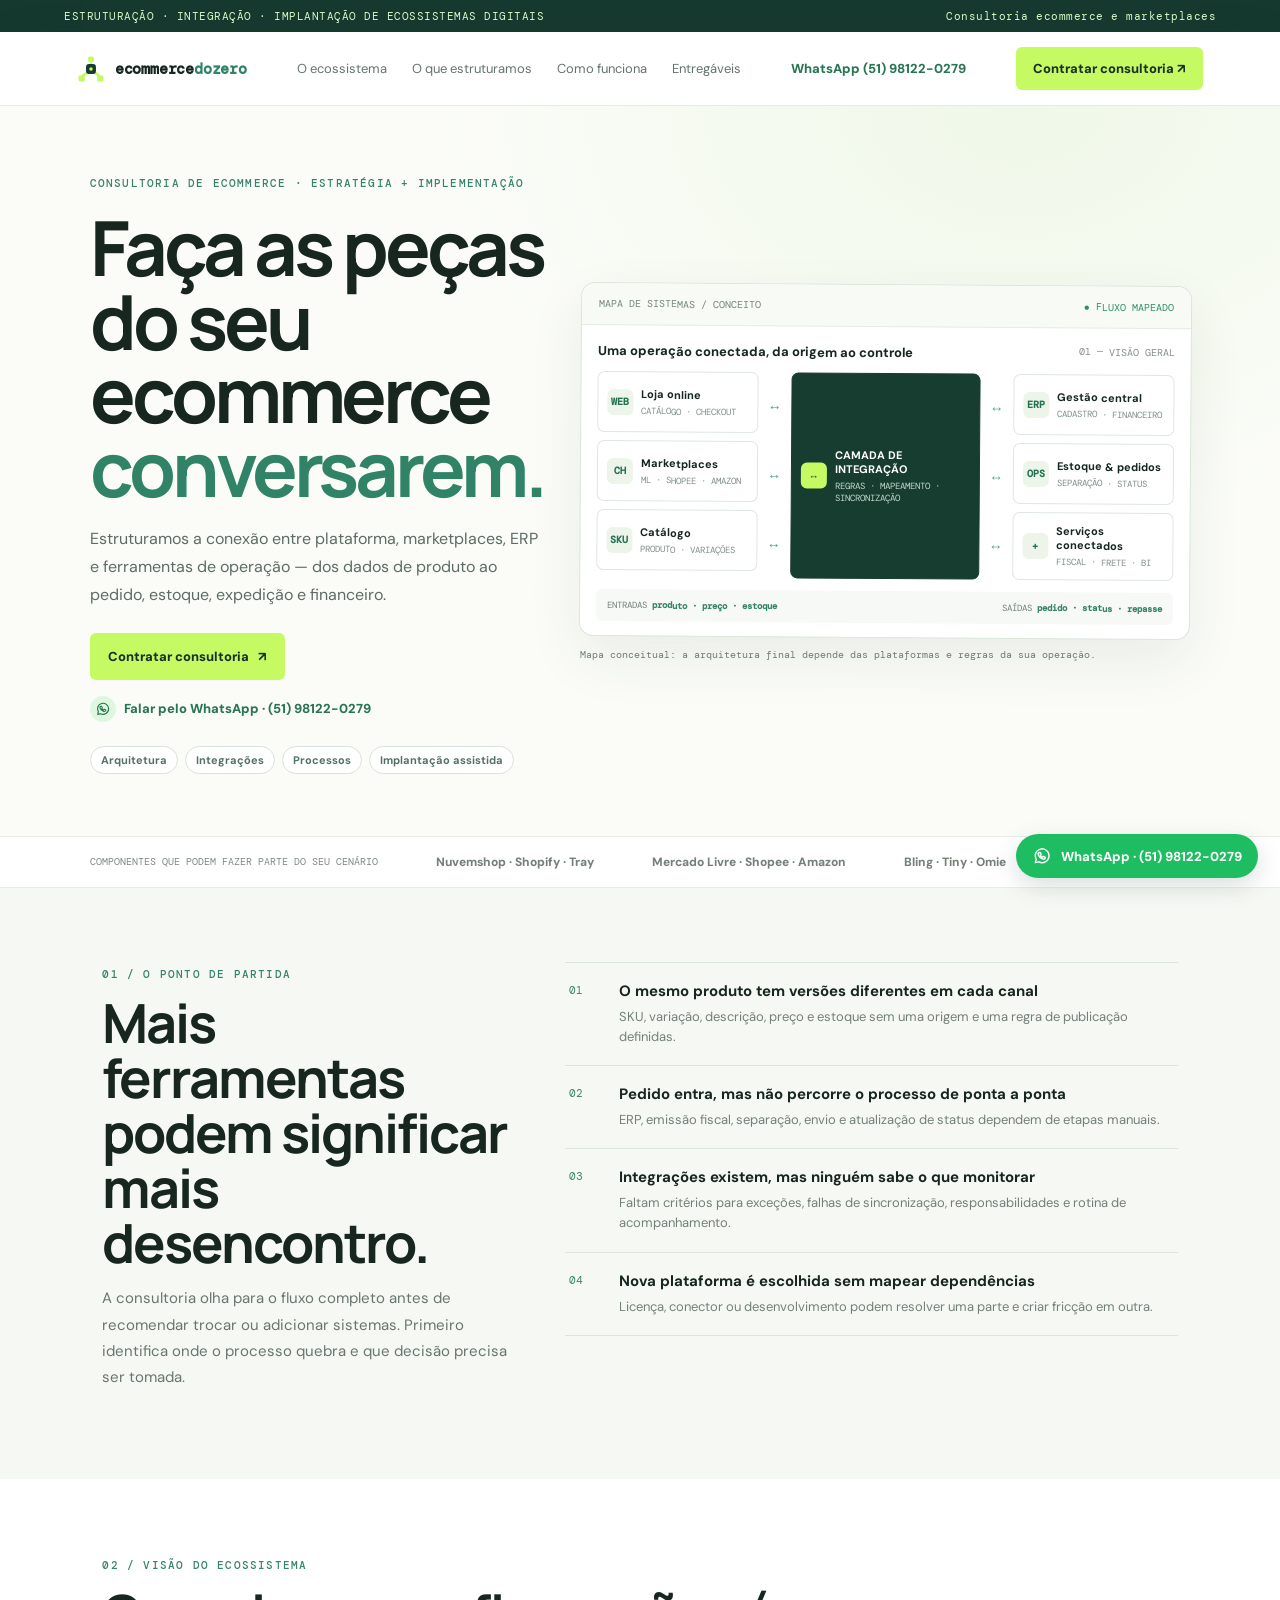
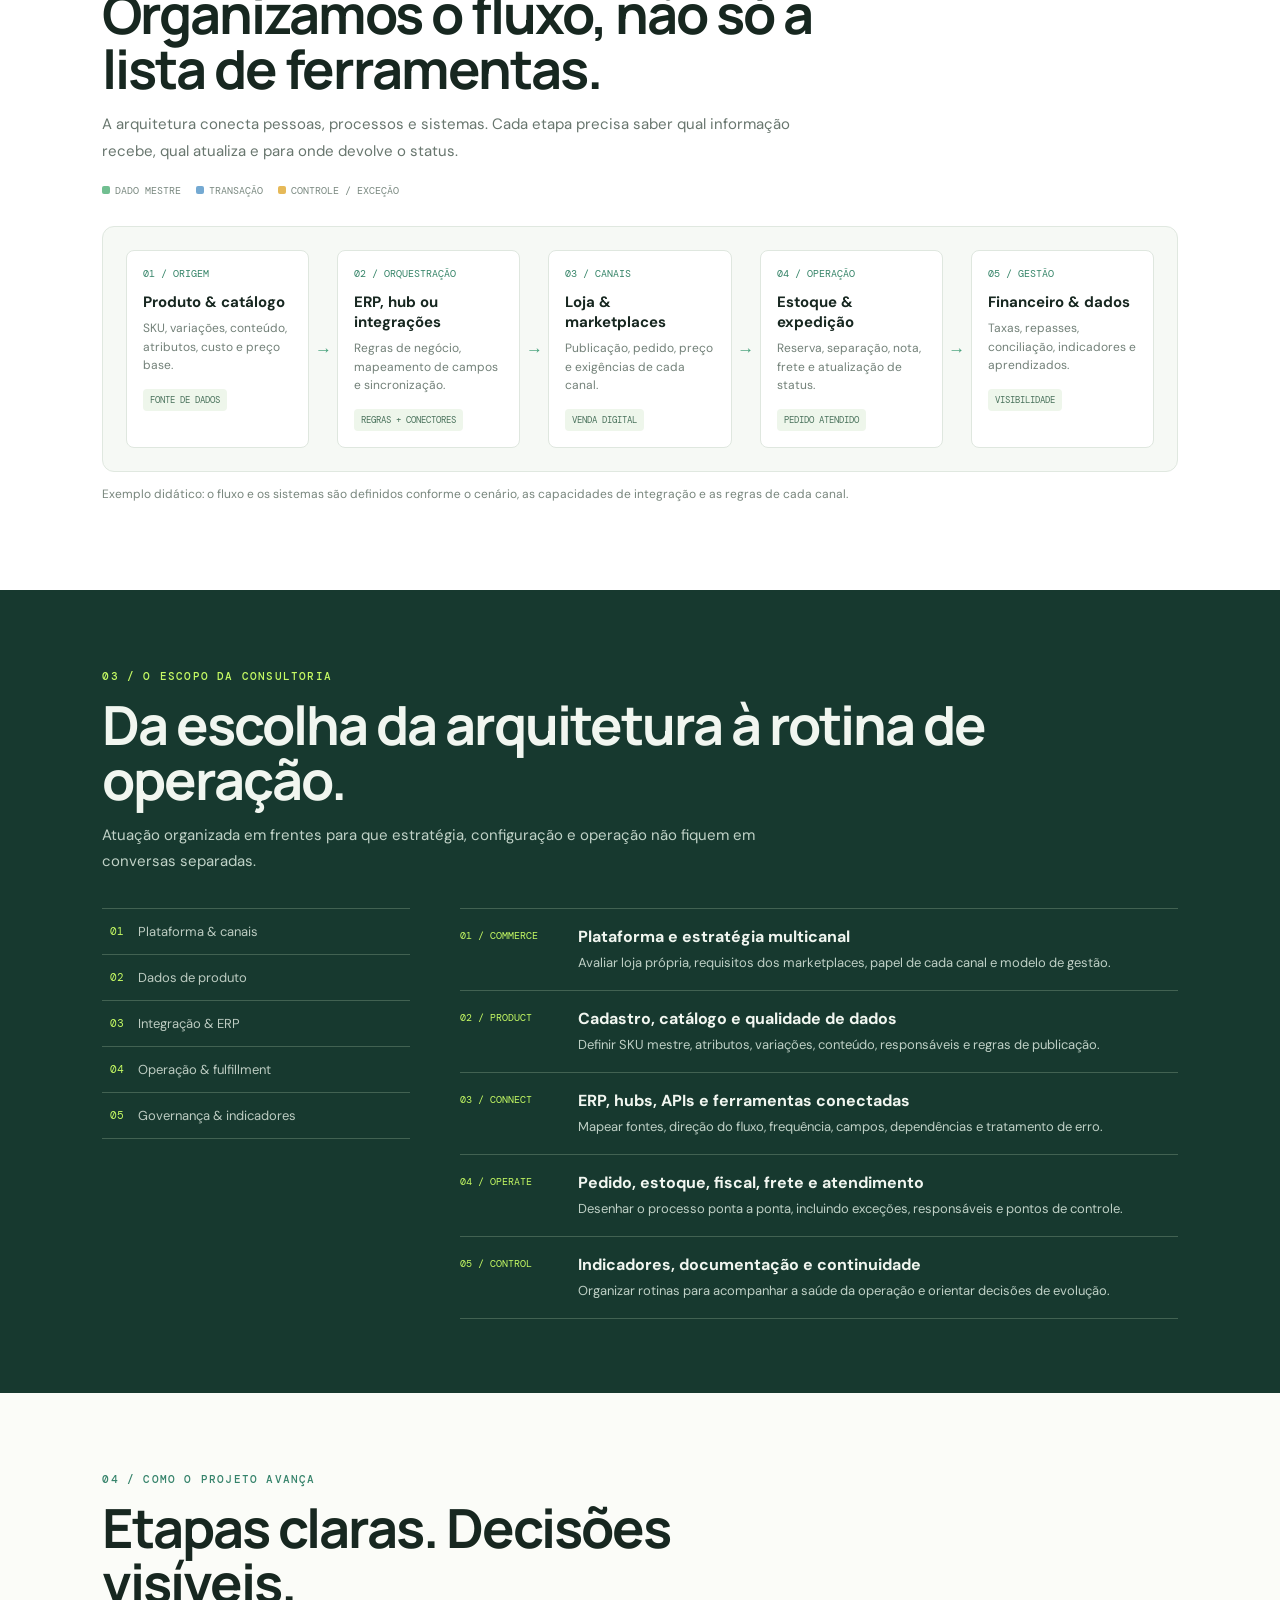
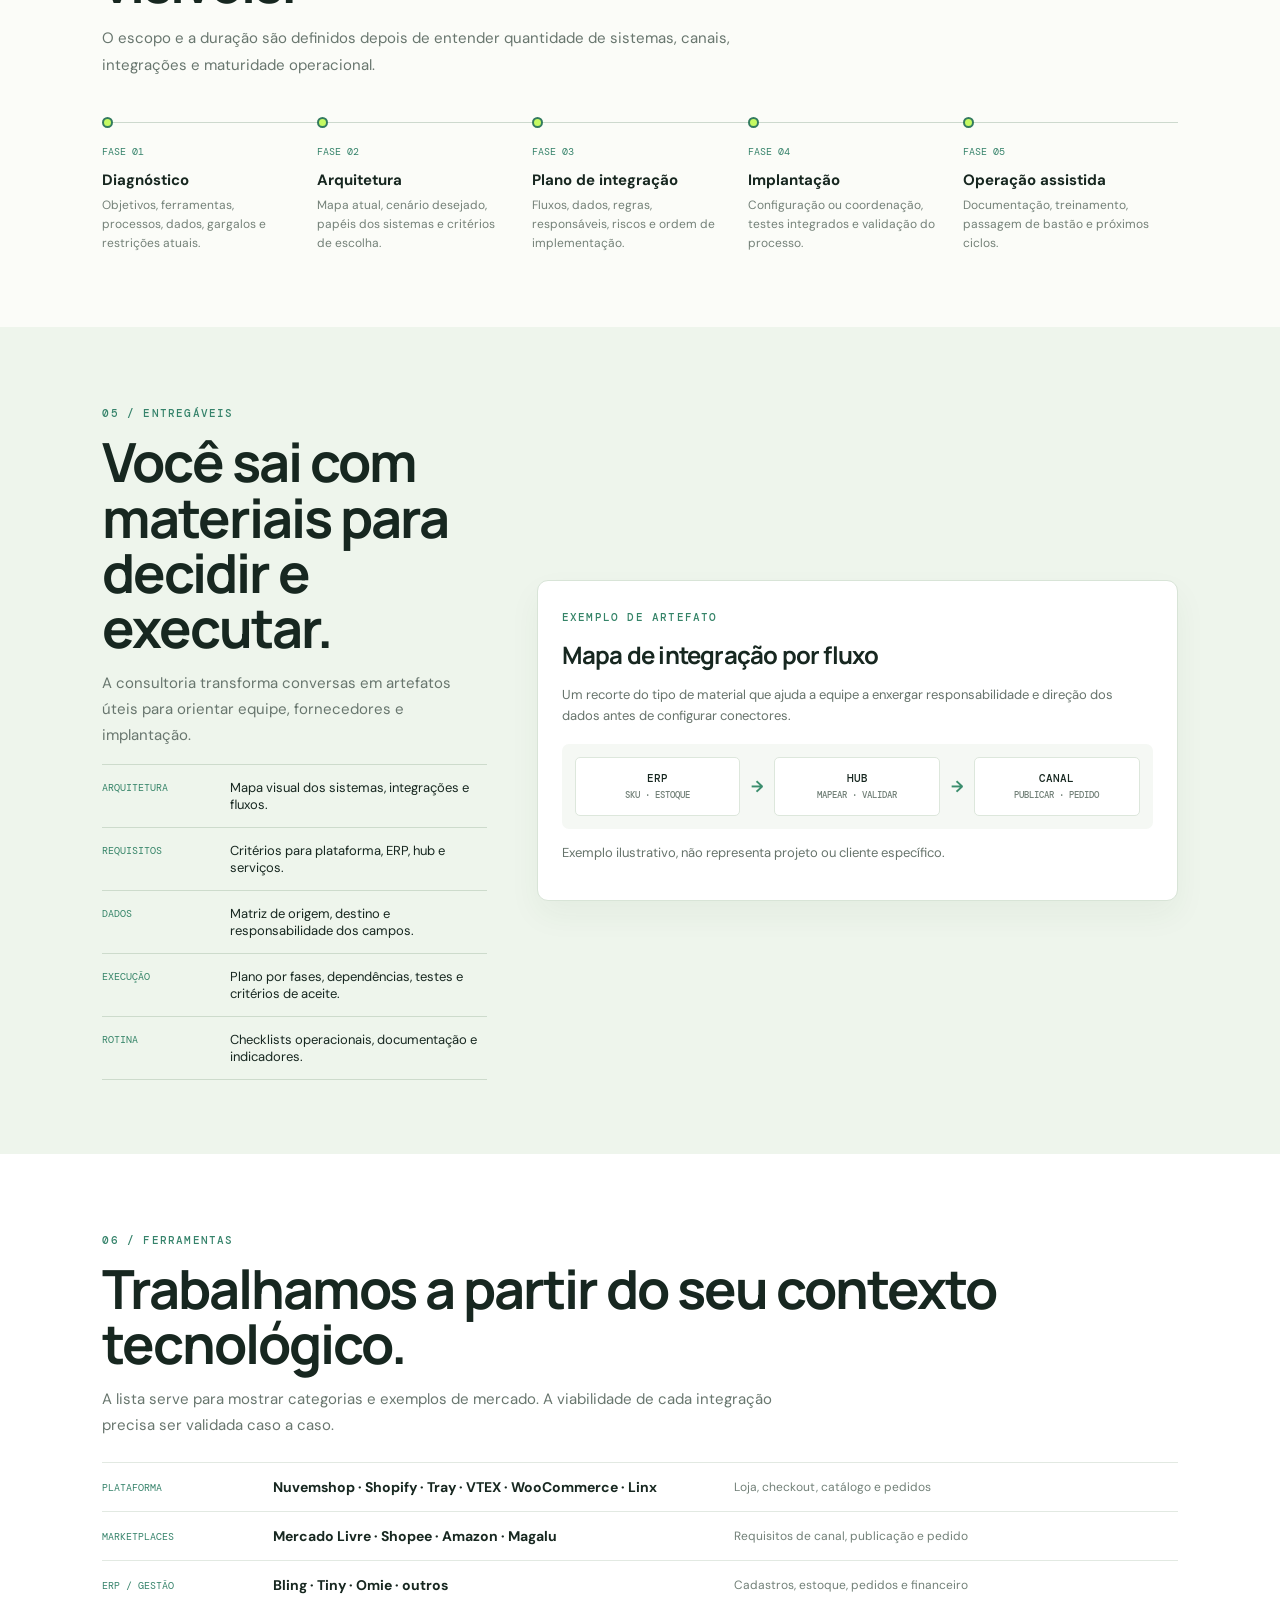
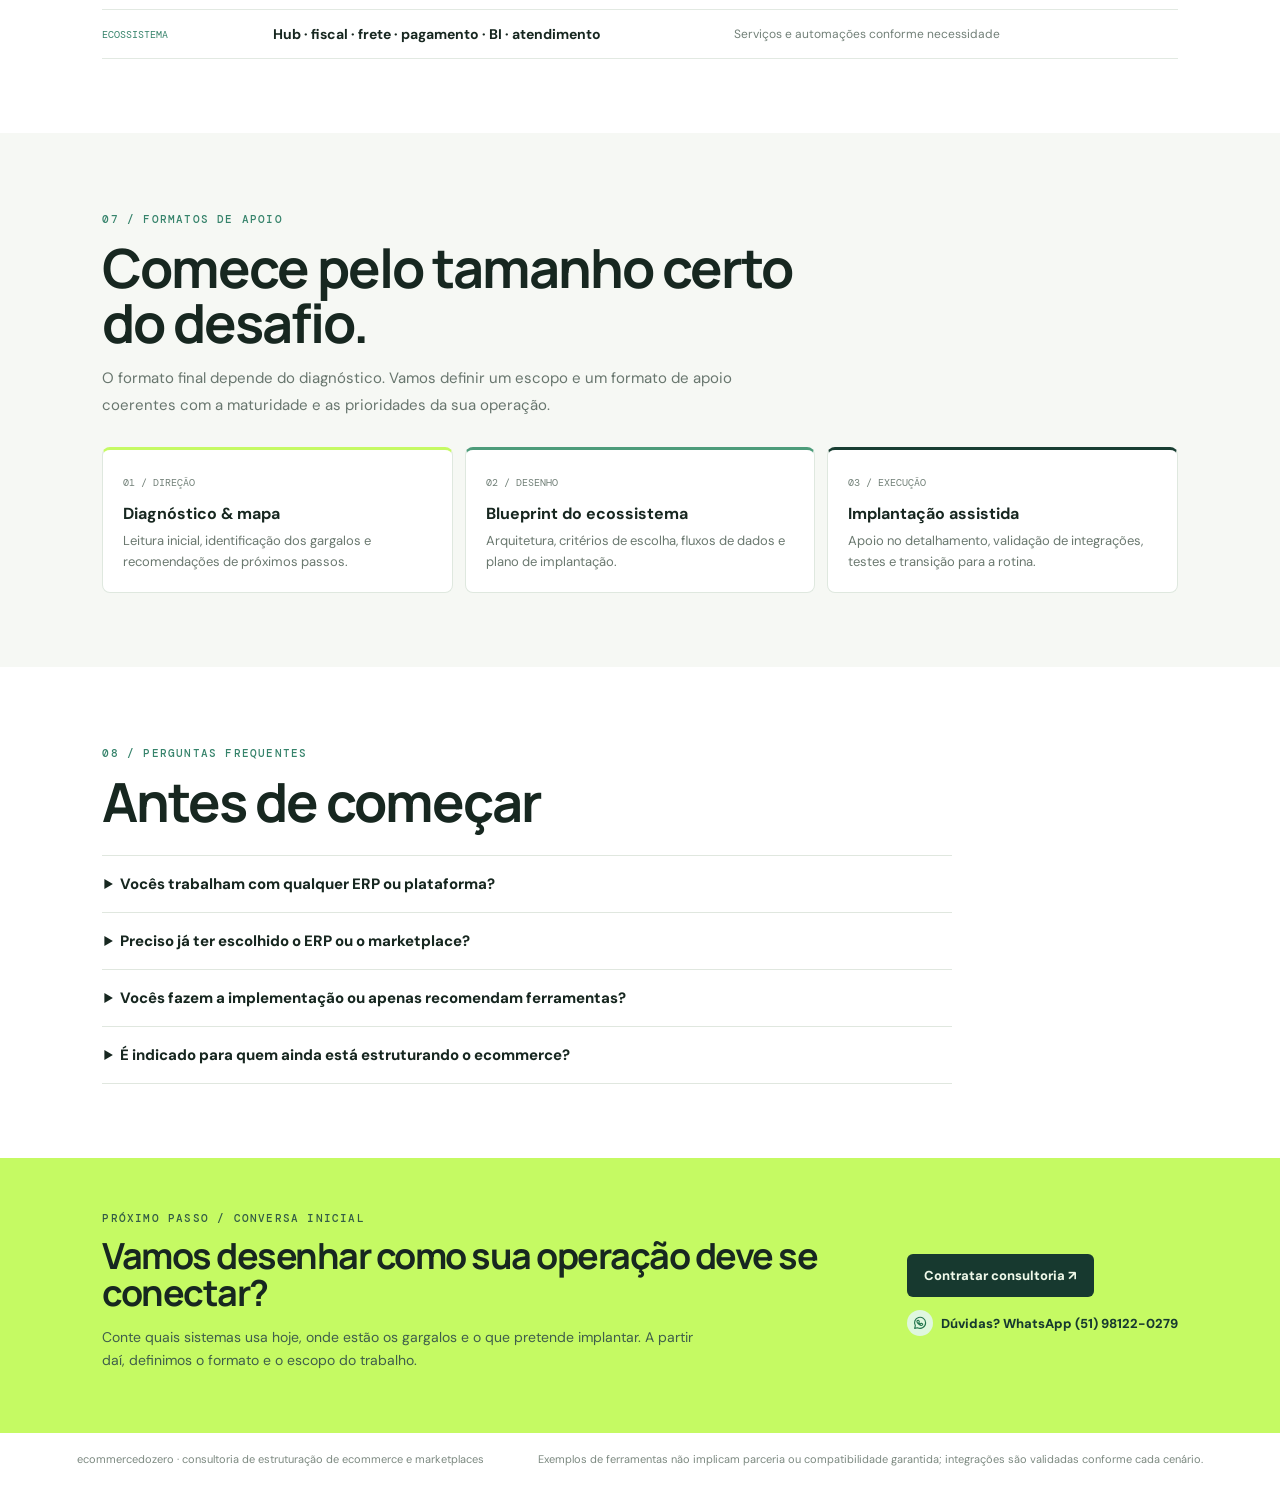
<file: index.html>
<!doctype html>
<html lang="pt-BR">
<head>
  <meta charset="utf-8">
  <meta name="viewport" content="width=device-width,initial-scale=1">
  <title>ecommercedozero — Consultoria de Ecossistema Ecommerce</title>
  <meta name="description" content="Consultoria para estruturar, integrar e implantar ecossistemas de ecommerce e marketplaces: plataforma, ERP, catálogo, pedidos, estoque, expedição e financeiro conectados.">
  <meta name="theme-color" content="#16392f">
  <!-- Ao configurar domínio próprio, troque SITE_URL abaixo (canonical + og) e em sitemap.xml / robots.txt -->
  <link rel="canonical" href="https://ecommercedozero.vercel.app/">

  <!-- Open Graph / compartilhamento -->
  <meta property="og:type" content="website">
  <meta property="og:locale" content="pt_BR">
  <meta property="og:site_name" content="ecommercedozero">
  <meta property="og:title" content="Faça as peças do seu ecommerce conversarem — ecommercedozero">
  <meta property="og:description" content="Estruturamos a conexão entre plataforma, marketplaces, ERP e ferramentas de operação — dos dados de produto ao pedido, estoque, expedição e financeiro.">
  <meta property="og:url" content="https://ecommercedozero.vercel.app/">
  <meta property="og:image" content="https://ecommercedozero.vercel.app/assets/og-image.png">
  <meta property="og:image:width" content="1200">
  <meta property="og:image:height" content="630">
  <meta name="twitter:card" content="summary_large_image">

  <!-- Ícones -->
  <link rel="icon" href="/assets/brand/favicon.ico" sizes="any">
  <link rel="icon" type="image/svg+xml" href="/assets/brand/favicon.svg">
  <link rel="icon" type="image/png" sizes="32x32" href="/assets/brand/favicon-32.png">
  <link rel="apple-touch-icon" sizes="180x180" href="/assets/brand/apple-touch-icon.png">
  <link rel="manifest" href="/site.webmanifest">

  <!-- Fontes -->
  <link rel="preconnect" href="https://fonts.googleapis.com">
  <link rel="preconnect" href="https://fonts.gstatic.com" crossorigin>
  <link href="https://fonts.googleapis.com/css2?family=DM+Mono:wght@400;500&family=DM+Sans:wght@400;500;700;800&family=Manrope:wght@700&display=swap" rel="stylesheet">

  <link rel="stylesheet" href="/styles.css">
</head>
<body>
  <!-- Sprite de ícones (assets/icons/whatsapp.svg) -->
  <svg width="0" height="0" style="position:absolute" aria-hidden="true">
    <symbol id="i-wa" viewBox="0 0 24 24" fill="none" stroke="currentColor" stroke-width="1.7" stroke-linecap="round" stroke-linejoin="round">
      <path d="M20.4 11.7a8.3 8.3 0 0 1-12.2 7.4L4 20l1-4a8.3 8.3 0 1 1 15.4-4.3Z"/>
      <path d="M8.5 8.3c.2-.5.4-.5.7-.5h.5c.2 0 .4 0 .5.4l.7 1.7c.1.3 0 .5-.1.7l-.5.6c-.2.2-.2.4 0 .6.4.7 1 1.3 1.7 1.7.2.1.4.1.6-.1l.7-.8c.2-.2.4-.2.7-.1l1.6.8c.3.1.4.3.4.5 0 .3-.2 1-.7 1.4-.5.4-1.2.6-2 .4-1.1-.2-2.5-.9-3.8-2.2-1.2-1.2-2-2.7-2.1-3.7-.1-.7.2-1.2.4-1.4Z"/>
    </symbol>
  </svg>

  <a class="skip" href="#conteudo">Pular para o conteúdo</a>

  <div class="topnote">
    <span>ESTRUTURAÇÃO · INTEGRAÇÃO · IMPLANTAÇÃO DE ECOSSISTEMAS DIGITAIS</span>
    <span>Consultoria ecommerce e marketplaces</span>
  </div>

  <div class="site">
    <header class="nav">
      <a class="brand" href="#topo" aria-label="ecommercedozero — início">
        <img src="/assets/brand/brand-mark.svg" alt="" width="28" height="28">
        <span>ecommerce<i>dozero</i></span>
      </a>
      <nav class="navlinks" aria-label="Seções da página">
        <a href="#ecossistema">O ecossistema</a>
        <a href="#escopo">O que estruturamos</a>
        <a href="#metodo">Como funciona</a>
        <a href="#entregaveis">Entregáveis</a>
      </nav>
      <a class="whats topwa" data-link="whatsapp" href="https://wa.me/5551981220279?text=Oi%2C%20vim%20pelo%20site%20e%20quero%20saber%20sobre%20a%20consultoria%20de%20ecommerce." target="_blank" rel="noopener">WhatsApp (51) 98122-0279</a>
      <a class="btn" data-link="checkout" href="https://pay.kiwify.com.br/u5v54nI" target="_blank" rel="noopener">Contratar consultoria ↗</a>
    </header>

    <main id="conteudo">
      <!-- HERO -->
      <section class="hero" id="topo">
        <div>
          <span class="label eyebrow">CONSULTORIA DE ECOMMERCE · ESTRATÉGIA + IMPLEMENTAÇÃO</span>
          <h1>Faça as peças do seu ecommerce <em>conversarem.</em></h1>
          <p>Estruturamos a conexão entre plataforma, marketplaces, ERP e ferramentas de operação — dos dados de produto ao pedido, estoque, expedição e financeiro.</p>
          <div class="actions">
            <a class="btn" data-link="checkout" href="https://pay.kiwify.com.br/u5v54nI" target="_blank" rel="noopener">Contratar consultoria <span aria-hidden="true">↗</span></a>
            <a class="whats" data-link="whatsapp" href="https://wa.me/5551981220279?text=Oi%2C%20vim%20pelo%20site%20e%20quero%20saber%20sobre%20a%20consultoria%20de%20ecommerce." target="_blank" rel="noopener"><span class="waicon"><svg class="icon-svg" aria-hidden="true"><use href="#i-wa"/></svg></span> Falar pelo WhatsApp · (51) 98122-0279</a>
          </div>
          <div class="hero-tags">
            <span class="chip">Arquitetura</span>
            <span class="chip">Integrações</span>
            <span class="chip">Processos</span>
            <span class="chip">Implantação assistida</span>
          </div>
        </div>

        <div>
          <figure class="diagram" style="margin:0" aria-label="Mapa conceitual de sistemas do ecommerce">
            <div class="diagramtop"><span>MAPA DE SISTEMAS / CONCEITO</span><span class="live">● FLUXO MAPEADO</span></div>
            <div class="diagrambody">
              <div class="diagramtitle"><b>Uma operação conectada, da origem ao controle</b><span>01 — VISÃO GERAL</span></div>
              <div class="flow">
                <div class="stackcol">
                  <div class="node"><span class="icon">WEB</span><span><b>Loja online</b><small>CATÁLOGO · CHECKOUT</small></span></div>
                  <div class="node"><span class="icon">CH</span><span><b>Marketplaces</b><small>ML · SHOPEE · AMAZON</small></span></div>
                  <div class="node"><span class="icon">SKU</span><span><b>Catálogo</b><small>PRODUTO · VARIAÇÕES</small></span></div>
                </div>
                <div class="arrcol" aria-hidden="true"><span>↔</span><span>↔</span><span>↔</span></div>
                <div class="node hub"><span class="icon">↔</span><span><b>CAMADA DE INTEGRAÇÃO</b><small>REGRAS · MAPEAMENTO · SINCRONIZAÇÃO</small></span></div>
                <div class="arrcol" aria-hidden="true"><span>↔</span><span>↔</span><span>↔</span></div>
                <div class="stackcol">
                  <div class="node"><span class="icon">ERP</span><span><b>Gestão central</b><small>CADASTRO · FINANCEIRO</small></span></div>
                  <div class="node"><span class="icon">OPS</span><span><b>Estoque &amp; pedidos</b><small>SEPARAÇÃO · STATUS</small></span></div>
                  <div class="node"><span class="icon">+</span><span><b>Serviços conectados</b><small>FISCAL · FRETE · BI</small></span></div>
                </div>
              </div>
              <div class="diagramfoot"><span>ENTRADAS <strong>produto · preço · estoque</strong></span><span>SAÍDAS <strong>pedido · status · repasse</strong></span></div>
            </div>
          </figure>
          <div class="microline">Mapa conceitual: a arquitetura final depende das plataformas e regras da sua operação.</div>
        </div>
      </section>

      <div class="proofbar">
        <strong>COMPONENTES QUE PODEM FAZER PARTE DO SEU CENÁRIO</strong>
        <span>Nuvemshop · Shopify · Tray</span>
        <span>Mercado Livre · Shopee · Amazon</span>
        <span>Bling · Tiny · Omie</span>
        <span>Hub · Frete · Fiscal · BI</span>
      </div>

      <!-- 01 PROBLEMAS -->
      <section class="section problem">
        <div class="split">
          <div class="sectionhead">
            <span class="label eyebrow">01 / O PONTO DE PARTIDA</span>
            <h2>Mais ferramentas podem significar mais desencontro.</h2>
            <p class="lead">A consultoria olha para o fluxo completo antes de recomendar trocar ou adicionar sistemas. Primeiro identifica onde o processo quebra e que decisão precisa ser tomada.</p>
          </div>
          <div class="problemrows">
            <article class="prob"><span class="num">01</span><div><h3>O mesmo produto tem versões diferentes em cada canal</h3><p>SKU, variação, descrição, preço e estoque sem uma origem e uma regra de publicação definidas.</p></div></article>
            <article class="prob"><span class="num">02</span><div><h3>Pedido entra, mas não percorre o processo de ponta a ponta</h3><p>ERP, emissão fiscal, separação, envio e atualização de status dependem de etapas manuais.</p></div></article>
            <article class="prob"><span class="num">03</span><div><h3>Integrações existem, mas ninguém sabe o que monitorar</h3><p>Faltam critérios para exceções, falhas de sincronização, responsabilidades e rotina de acompanhamento.</p></div></article>
            <article class="prob"><span class="num">04</span><div><h3>Nova plataforma é escolhida sem mapear dependências</h3><p>Licença, conector ou desenvolvimento podem resolver uma parte e criar fricção em outra.</p></div></article>
          </div>
        </div>
      </section>

      <!-- 02 ECOSSISTEMA -->
      <section class="section ecosystem" id="ecossistema">
        <div class="sectionhead">
          <span class="label eyebrow">02 / VISÃO DO ECOSSISTEMA</span>
          <h2>Organizamos o fluxo, não só a lista de ferramentas.</h2>
          <p class="lead">A arquitetura conecta pessoas, processos e sistemas. Cada etapa precisa saber qual informação recebe, qual atualiza e para onde devolve o status.</p>
        </div>
        <div class="flowlegend">
          <span><i></i>DADO MESTRE</span>
          <span><i class="tx"></i>TRANSAÇÃO</span>
          <span><i class="ctl"></i>CONTROLE / EXCEÇÃO</span>
        </div>
        <div class="flowvisual">
          <article class="stage"><span class="stageid">01 / ORIGEM</span><h3>Produto &amp; catálogo</h3><p>SKU, variações, conteúdo, atributos, custo e preço base.</p><span class="tiny">FONTE DE DADOS</span></article>
          <div class="connector" aria-hidden="true">→</div>
          <article class="stage"><span class="stageid">02 / ORQUESTRAÇÃO</span><h3>ERP, hub ou integrações</h3><p>Regras de negócio, mapeamento de campos e sincronização.</p><span class="tiny">REGRAS + CONECTORES</span></article>
          <div class="connector" aria-hidden="true">→</div>
          <article class="stage"><span class="stageid">03 / CANAIS</span><h3>Loja &amp; marketplaces</h3><p>Publicação, pedido, preço e exigências de cada canal.</p><span class="tiny">VENDA DIGITAL</span></article>
          <div class="connector" aria-hidden="true">→</div>
          <article class="stage"><span class="stageid">04 / OPERAÇÃO</span><h3>Estoque &amp; expedição</h3><p>Reserva, separação, nota, frete e atualização de status.</p><span class="tiny">PEDIDO ATENDIDO</span></article>
          <div class="connector" aria-hidden="true">→</div>
          <article class="stage"><span class="stageid">05 / GESTÃO</span><h3>Financeiro &amp; dados</h3><p>Taxas, repasses, conciliação, indicadores e aprendizados.</p><span class="tiny">VISIBILIDADE</span></article>
        </div>
        <p class="fine" style="margin-top:13px">Exemplo didático: o fluxo e os sistemas são definidos conforme o cenário, as capacidades de integração e as regras de cada canal.</p>
      </section>

      <!-- 03 ESCOPO -->
      <section class="section scopesec" id="escopo">
        <span class="label eyebrow">03 / O ESCOPO DA CONSULTORIA</span>
        <h2>Da escolha da arquitetura à rotina de operação.</h2>
        <p class="lead">Atuação organizada em frentes para que estratégia, configuração e operação não fiquem em conversas separadas.</p>
        <div class="scopegrid">
          <div class="scopeindex" aria-hidden="true">
            <div><b>01</b> Plataforma &amp; canais</div>
            <div><b>02</b> Dados de produto</div>
            <div><b>03</b> Integração &amp; ERP</div>
            <div><b>04</b> Operação &amp; fulfillment</div>
            <div><b>05</b> Governança &amp; indicadores</div>
          </div>
          <div class="scopedetail">
            <article class="scopeitem"><span class="sid">01 / COMMERCE</span><div><h3>Plataforma e estratégia multicanal</h3><p>Avaliar loja própria, requisitos dos marketplaces, papel de cada canal e modelo de gestão.</p></div></article>
            <article class="scopeitem"><span class="sid">02 / PRODUCT</span><div><h3>Cadastro, catálogo e qualidade de dados</h3><p>Definir SKU mestre, atributos, variações, conteúdo, responsáveis e regras de publicação.</p></div></article>
            <article class="scopeitem"><span class="sid">03 / CONNECT</span><div><h3>ERP, hubs, APIs e ferramentas conectadas</h3><p>Mapear fontes, direção do fluxo, frequência, campos, dependências e tratamento de erro.</p></div></article>
            <article class="scopeitem"><span class="sid">04 / OPERATE</span><div><h3>Pedido, estoque, fiscal, frete e atendimento</h3><p>Desenhar o processo ponta a ponta, incluindo exceções, responsáveis e pontos de controle.</p></div></article>
            <article class="scopeitem"><span class="sid">05 / CONTROL</span><div><h3>Indicadores, documentação e continuidade</h3><p>Organizar rotinas para acompanhar a saúde da operação e orientar decisões de evolução.</p></div></article>
          </div>
        </div>
      </section>

      <!-- 04 MÉTODO -->
      <section class="section method" id="metodo">
        <div class="sectionhead">
          <span class="label eyebrow">04 / COMO O PROJETO AVANÇA</span>
          <h2>Etapas claras. Decisões visíveis.</h2>
          <p class="lead">O escopo e a duração são definidos depois de entender quantidade de sistemas, canais, integrações e maturidade operacional.</p>
        </div>
        <div class="timeline">
          <article class="phase"><b>FASE 01</b><h3>Diagnóstico</h3><p>Objetivos, ferramentas, processos, dados, gargalos e restrições atuais.</p></article>
          <article class="phase"><b>FASE 02</b><h3>Arquitetura</h3><p>Mapa atual, cenário desejado, papéis dos sistemas e critérios de escolha.</p></article>
          <article class="phase"><b>FASE 03</b><h3>Plano de integração</h3><p>Fluxos, dados, regras, responsáveis, riscos e ordem de implementação.</p></article>
          <article class="phase"><b>FASE 04</b><h3>Implantação</h3><p>Configuração ou coordenação, testes integrados e validação do processo.</p></article>
          <article class="phase"><b>FASE 05</b><h3>Operação assistida</h3><p>Documentação, treinamento, passagem de bastão e próximos ciclos.</p></article>
        </div>
      </section>

      <!-- 05 ENTREGÁVEIS -->
      <section class="section outputs" id="entregaveis">
        <div class="outlayout">
          <div>
            <span class="label eyebrow">05 / ENTREGÁVEIS</span>
            <h2>Você sai com materiais para decidir e executar.</h2>
            <p class="lead">A consultoria transforma conversas em artefatos úteis para orientar equipe, fornecedores e implantação.</p>
            <div class="outputlist">
              <div class="out"><b>ARQUITETURA</b><span>Mapa visual dos sistemas, integrações e fluxos.</span></div>
              <div class="out"><b>REQUISITOS</b><span>Critérios para plataforma, ERP, hub e serviços.</span></div>
              <div class="out"><b>DADOS</b><span>Matriz de origem, destino e responsabilidade dos campos.</span></div>
              <div class="out"><b>EXECUÇÃO</b><span>Plano por fases, dependências, testes e critérios de aceite.</span></div>
              <div class="out"><b>ROTINA</b><span>Checklists operacionais, documentação e indicadores.</span></div>
            </div>
          </div>
          <aside class="delivercard">
            <span class="label">EXEMPLO DE ARTEFATO</span>
            <h3>Mapa de integração por fluxo</h3>
            <p>Um recorte do tipo de material que ajuda a equipe a enxergar responsabilidade e direção dos dados antes de configurar conectores.</p>
            <div class="samplemap">
              <span>ERP<br><small>SKU · ESTOQUE</small></span><b aria-hidden="true">→</b><span>HUB<br><small>MAPEAR · VALIDAR</small></span><b aria-hidden="true">→</b><span>CANAL<br><small>PUBLICAR · PEDIDO</small></span>
            </div>
            <p class="fine">Exemplo ilustrativo, não representa projeto ou cliente específico.</p>
          </aside>
        </div>
      </section>

      <!-- 06 FERRAMENTAS -->
      <section class="section stack">
        <span class="label eyebrow">06 / FERRAMENTAS</span>
        <h2>Trabalhamos a partir do seu contexto tecnológico.</h2>
        <p class="lead">A lista serve para mostrar categorias e exemplos de mercado. A viabilidade de cada integração precisa ser validada caso a caso.</p>
        <div class="stacklist">
          <div class="stackrow"><b>PLATAFORMA</b><strong>Nuvemshop · Shopify · Tray · VTEX · WooCommerce · Linx</strong><span>Loja, checkout, catálogo e pedidos</span></div>
          <div class="stackrow"><b>MARKETPLACES</b><strong>Mercado Livre · Shopee · Amazon · Magalu</strong><span>Requisitos de canal, publicação e pedido</span></div>
          <div class="stackrow"><b>ERP / GESTÃO</b><strong>Bling · Tiny · Omie · outros</strong><span>Cadastros, estoque, pedidos e financeiro</span></div>
          <div class="stackrow"><b>ECOSSISTEMA</b><strong>Hub · fiscal · frete · pagamento · BI · atendimento</strong><span>Serviços e automações conforme necessidade</span></div>
        </div>
      </section>

      <!-- 07 FORMATOS -->
      <section class="section offer">
        <div class="sectionhead">
          <span class="label eyebrow">07 / FORMATOS DE APOIO</span>
          <h2>Comece pelo tamanho certo do desafio.</h2>
          <p class="lead">O formato final depende do diagnóstico. Vamos definir um escopo e um formato de apoio coerentes com a maturidade e as prioridades da sua operação.</p>
        </div>
        <div class="offers">
          <article class="offerbox"><small>01 / DIREÇÃO</small><h3>Diagnóstico &amp; mapa</h3><p>Leitura inicial, identificação dos gargalos e recomendações de próximos passos.</p></article>
          <article class="offerbox"><small>02 / DESENHO</small><h3>Blueprint do ecossistema</h3><p>Arquitetura, critérios de escolha, fluxos de dados e plano de implantação.</p></article>
          <article class="offerbox"><small>03 / EXECUÇÃO</small><h3>Implantação assistida</h3><p>Apoio no detalhamento, validação de integrações, testes e transição para a rotina.</p></article>
        </div>
      </section>

      <!-- 08 FAQ -->
      <section class="section faq">
        <span class="label eyebrow">08 / PERGUNTAS FREQUENTES</span>
        <h2>Antes de começar</h2>
        <div class="faqlist">
          <details><summary>Vocês trabalham com qualquer ERP ou plataforma?</summary><p>A compatibilidade depende das funcionalidades, conectores, APIs, planos contratados e regras dos fornecedores. O diagnóstico identifica o que precisa ser validado antes de assumir um escopo.</p></details>
          <details><summary>Preciso já ter escolhido o ERP ou o marketplace?</summary><p>Não. A consultoria pode ajudar a definir requisitos e critérios de seleção com base no volume, catálogo, operação, orçamento e necessidade de integração.</p></details>
          <details><summary>Vocês fazem a implementação ou apenas recomendam ferramentas?</summary><p>O apoio pode ir do diagnóstico à implantação assistida. O nível de execução, os responsáveis técnicos e os fornecedores envolvidos precisam estar definidos no escopo.</p></details>
          <details><summary>É indicado para quem ainda está estruturando o ecommerce?</summary><p>Sim. Estruturar antes de adicionar canais pode evitar escolhas incompatíveis. O projeto começa pela operação que existe ou pela operação que se deseja montar.</p></details>
        </div>
      </section>

      <!-- CTA FINAL -->
      <section class="final" id="conversa">
        <div>
          <span class="label">PRÓXIMO PASSO / CONVERSA INICIAL</span>
          <h2>Vamos desenhar como sua operação deve se conectar?</h2>
          <p>Conte quais sistemas usa hoje, onde estão os gargalos e o que pretende implantar. A partir daí, definimos o formato e o escopo do trabalho.</p>
        </div>
        <div class="finalactions">
          <a class="btn" data-link="checkout" href="https://pay.kiwify.com.br/u5v54nI" target="_blank" rel="noopener">Contratar consultoria ↗</a>
          <a class="whats" data-link="whatsapp" href="https://wa.me/5551981220279?text=Oi%2C%20vim%20pelo%20site%20e%20quero%20saber%20sobre%20a%20consultoria%20de%20ecommerce." target="_blank" rel="noopener"><span class="waicon"><svg class="icon-svg" aria-hidden="true"><use href="#i-wa"/></svg></span> Dúvidas? WhatsApp (51) 98122-0279</a>
        </div>
      </section>
    </main>

    <footer class="foot">
      <span>ecommercedozero · consultoria de estruturação de ecommerce e marketplaces</span>
      <span>Exemplos de ferramentas não implicam parceria ou compatibilidade garantida; integrações são validadas conforme cada cenário.</span>
    </footer>
  </div>

  <a class="floatingwa" data-link="whatsapp" href="https://wa.me/5551981220279?text=Oi%2C%20vim%20pelo%20site%20e%20quero%20saber%20sobre%20a%20consultoria%20de%20ecommerce." target="_blank" rel="noopener" aria-label="Falar pelo WhatsApp no número 51 98122-0279">
    <svg class="icon-svg" aria-hidden="true"><use href="#i-wa"/></svg>
    <span class="wa-text">WhatsApp · (51) 98122-0279</span>
  </a>
</body>
</html>
</file>
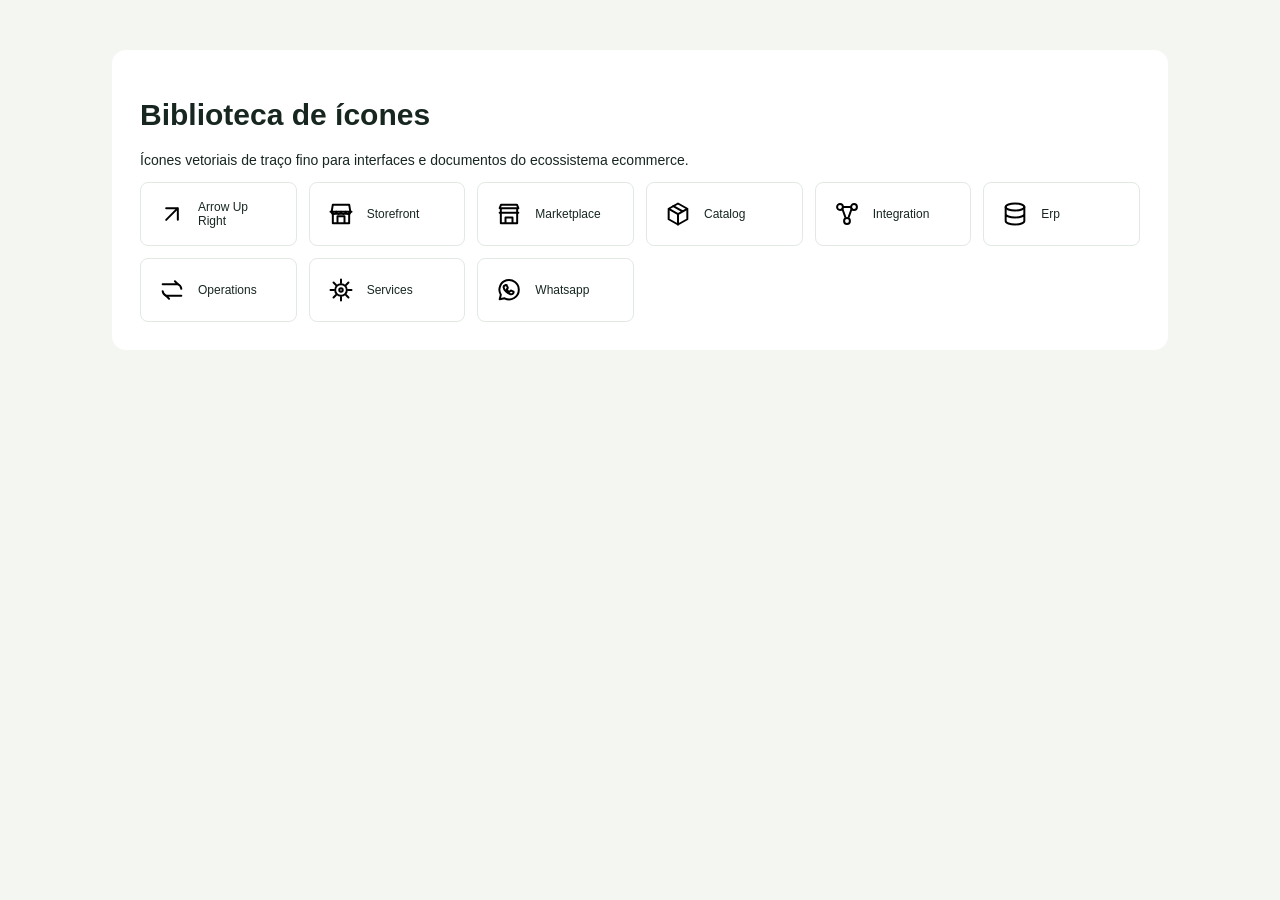
<file: docs/icons-preview.html>
<!doctype html><html lang="pt-BR"><meta charset="utf-8"><meta name="viewport" content="width=device-width,initial-scale=1"><title>Ícones — ecommercedozero</title><link rel="stylesheet" href="design-tokens.css"><style>body{margin:0;background:var(--color-page);font:14px var(--font-body);color:var(--color-ink)}main{max-width:1000px;margin:50px auto;padding:28px;background:#fff;border-radius:14px}h1{font:700 30px var(--font-display)}.grid{display:grid;grid-template-columns:repeat(auto-fit,minmax(150px,1fr));gap:12px}.item{border:1px solid var(--color-border);border-radius:8px;padding:17px;display:flex;align-items:center;gap:12px}.item img{width:28px;height:28px;color:#318568}.item span{font-size:12px}</style><main><h1>Biblioteca de ícones</h1><p>Ícones vetoriais de traço fino para interfaces e documentos do ecossistema ecommerce.</p><div class="grid"><div class="item"><img src="../assets/icons/arrow-up-right.svg" alt=""><span>Arrow Up Right</span></div><div class="item"><img src="../assets/icons/storefront.svg" alt=""><span>Storefront</span></div><div class="item"><img src="../assets/icons/marketplace.svg" alt=""><span>Marketplace</span></div><div class="item"><img src="../assets/icons/catalog.svg" alt=""><span>Catalog</span></div><div class="item"><img src="../assets/icons/integration.svg" alt=""><span>Integration</span></div><div class="item"><img src="../assets/icons/erp.svg" alt=""><span>Erp</span></div><div class="item"><img src="../assets/icons/operations.svg" alt=""><span>Operations</span></div><div class="item"><img src="../assets/icons/services.svg" alt=""><span>Services</span></div><div class="item"><img src="../assets/icons/whatsapp.svg" alt=""><span>Whatsapp</span></div> </div></main></html>
</file>
<file: styles.css>
/* ==========================================================================
   ecommercedozero — estilos da landing page
   Tokens: ver docs/DESIGN-SYSTEM.md. Breakpoint principal: 800px.
   ========================================================================== */

:root {
  /* Cores de marca */
  --color-ink: #172720;
  --color-forest: #16392f;
  --color-forest-strong: #17392f;
  --color-green: #c5fa63;
  --color-green-soft: #eff8e8;
  --color-page: #f4f6f2;
  --color-surface: #ffffff;
  --color-muted: #66736c;
  --color-border: #e2e9e2;

  /* Apoio (derivados usados na página) */
  --color-accent: #308367;      /* verde médio: eyebrows, ênfases, ids */
  --color-accent-strong: #25805d;
  --color-subtle: #728078;      /* texto terciário */
  --color-wa: #1ebd62;

  /* Tipografia */
  --font-display: "Manrope", sans-serif;
  --font-body: "DM Sans", sans-serif;
  --font-mono: "DM Mono", monospace;
  --font-accent: "Space Grotesk", sans-serif;

  /* Layout */
  --content-max: 1440px;
  --radius-control: 6px;
  --radius-card: 8px;
  --radius-panel: 14px;
  --space-section-desktop: 74px;
  --space-section-mobile: 52px;
}

/* Base ------------------------------------------------------------------- */
*, *::before, *::after { box-sizing: border-box; }
html { scroll-behavior: smooth; }
@media (prefers-reduced-motion: reduce) {
  html { scroll-behavior: auto; }
  *, *::before, *::after { transition: none !important; }
}
section[id] { scroll-margin-top: 24px; }
body {
  margin: 0;
  background: var(--color-page);
  color: var(--color-ink);
  font-family: var(--font-body);
  -webkit-font-smoothing: antialiased;
}
a { color: inherit; }
:focus-visible {
  outline: 2px solid var(--color-accent);
  outline-offset: 3px;
  border-radius: 4px;
}
.skip {
  position: absolute; left: 12px; top: -60px; z-index: 100;
  background: var(--color-forest); color: #fff; padding: 10px 14px;
  border-radius: var(--radius-control); font-size: 13px; font-weight: 700;
  text-decoration: none;
}
.skip:focus { top: 12px; }
.icon-svg { width: 1em; height: 1em; flex: none; }

/* Faixa superior + container -------------------------------------------- */
.topnote {
  padding: 9px 5%;
  background: var(--color-forest);
  color: #d8f8c5;
  font: 11px var(--font-mono);
  letter-spacing: .5px;
  display: flex;
  justify-content: space-between;
}
.site {
  max-width: var(--content-max);
  margin: auto;
  background: var(--color-surface);
  overflow: hidden;
  box-shadow: 0 16px 55px #213b2c12;
}

/* Navegação -------------------------------------------------------------- */
.nav {
  height: 74px;
  display: flex;
  align-items: center;
  justify-content: space-between;
  gap: 16px;
  padding: 0 6%;
  border-bottom: 1px solid #e6ebe5;
  background: var(--color-surface);
}
.brand {
  display: inline-flex; align-items: center; gap: 10px;
  font: 700 15px var(--font-mono);
  letter-spacing: -.2px;
  text-decoration: none;
}
.brand img { width: 28px; height: 28px; }
.brand i { font-style: normal; color: var(--color-accent); }
.navlinks { display: flex; gap: 25px; color: var(--color-muted); font-size: 13px; }
.navlinks a { color: inherit; text-decoration: none; transition: color .18s; }
.navlinks a:hover { color: var(--color-accent-strong); }

/* Botões e links de contato --------------------------------------------- */
.btn {
  display: inline-flex; align-items: center; justify-content: center; gap: 9px;
  text-decoration: none;
  padding: 13px 17px;
  border-radius: var(--radius-control);
  font-size: 13px; font-weight: 800;
  background: var(--color-green);
  color: #173126;
  transition: transform .2s, box-shadow .2s;
}
.btn:hover { transform: translateY(-2px); box-shadow: 0 8px 20px #214e3422; }
.whats {
  display: inline-flex; align-items: center; gap: 8px;
  text-decoration: none;
  color: #287453;
  font-size: 13px; font-weight: 800;
}
.whats:hover { color: var(--color-forest); }
.whats .waicon {
  width: 26px; height: 26px; border-radius: 50%;
  background: #dff7df; color: #23754e;
  display: grid; place-content: center;
  font-size: 16px;
}
.topwa { white-space: nowrap; }
.floatingwa {
  position: fixed; right: 22px; bottom: 22px; z-index: 90;
  background: var(--color-wa); color: #fff;
  padding: 12px 16px; border-radius: 99px;
  box-shadow: 0 8px 24px #153d2929;
  font-size: 13px; font-weight: 800;
  text-decoration: none;
  display: flex; align-items: center; gap: 9px;
  transition: transform .2s;
}
.floatingwa:hover { transform: translateY(-2px); }
.floatingwa .icon-svg { font-size: 20px; }

/* Rótulos ---------------------------------------------------------------- */
.label { font: 500 11px var(--font-mono); letter-spacing: 1.2px; text-transform: uppercase; }
.eyebrow { color: #36836b; }

/* Hero ------------------------------------------------------------------- */
.hero {
  display: grid;
  grid-template-columns: .85fr 1.15fr;
  align-items: center;
  gap: 36px;
  padding: 65px 7% 62px;
  background: radial-gradient(ellipse at 80% 0, var(--color-green-soft) 0, transparent 40%), #fbfcf8;
}
.hero h1 {
  font: 700 clamp(45px, 6vw, 76px)/.97 var(--font-display);
  letter-spacing: -4px;
  margin: 19px 0;
}
.hero h1 em { font-style: normal; color: var(--color-accent); }
.hero p { font-size: 16px; line-height: 1.75; color: #5d6c64; max-width: 505px; }
.actions { display: flex; gap: 16px; align-items: center; flex-wrap: wrap; margin-top: 24px; }
.actions .btn { padding: 15px 18px; }
.hero-tags { display: flex; flex-wrap: wrap; gap: 7px; margin-top: 24px; }
.chip {
  border: 1px solid #d8e3d9; border-radius: 99px;
  padding: 6px 10px;
  color: #537265; font-size: 11px; font-weight: 700;
  background: var(--color-surface);
}

/* Mapa de sistemas (hero) ----------------------------------------------- */
.diagram {
  border: 1px solid #dbe6db;
  border-radius: var(--radius-panel);
  background: var(--color-surface);
  box-shadow: 0 22px 55px #213b2c14;
  overflow: hidden;
  transform: rotate(.4deg);
}
.diagramtop {
  display: flex; justify-content: space-between; align-items: center;
  padding: 14px 17px;
  background: #f7faf5; border-bottom: 1px solid #e6ece5;
  font: 10px var(--font-mono); color: #75867c;
}
.live { color: #2e8e68; }
.diagrambody { padding: 17px 16px 14px; }
.diagramtitle { display: flex; justify-content: space-between; align-items: start; gap: 10px; margin-bottom: 12px; }
.diagramtitle b { font-size: 13px; }
.diagramtitle span { font: 10px var(--font-mono); color: #839087; white-space: nowrap; }
.flow { display: grid; grid-template-columns: .92fr 25px 1.08fr 25px .92fr; gap: 4px; align-items: stretch; }
.stackcol { display: flex; flex-direction: column; gap: 8px; }
.node {
  border: 1px solid #dfe7e0; border-radius: 7px;
  padding: 11px 9px; background: var(--color-surface);
  min-height: 61px;
  display: flex; gap: 8px; align-items: center;
}
.node .icon {
  width: 26px; height: 26px; border-radius: var(--radius-control);
  background: #edf5eb; color: #237250;
  display: grid; place-content: center;
  font: 700 10px var(--font-mono);
  flex: none;
}
.node b { font-size: 11px; display: block; }
.node small { font: 9px var(--font-mono); color: #819087; display: block; margin-top: 4px; }
.node.hub {
  background: #173d31; color: #fff; border-color: #173d31;
  min-height: 91px; justify-content: center;
}
.node.hub .icon { background: var(--color-green); color: #1c3e31; }
.node.hub small { color: #c2d8ca; }
.arrcol {
  display: flex; flex-direction: column; justify-content: space-around; align-items: center;
  color: #48a27c; font: 14px var(--font-mono);
}
.diagramfoot {
  margin-top: 12px; padding: 10px 11px;
  background: #f6f9f5; border-radius: var(--radius-control);
  display: flex; justify-content: space-between; gap: 8px;
  font: 9px var(--font-mono); color: var(--color-subtle);
}
.diagramfoot strong { color: #398567; }
.microline { font: 10px var(--font-mono); color: var(--color-subtle); margin-top: 10px; }

/* Barra de ferramentas -------------------------------------------------- */
.proofbar {
  display: flex; justify-content: space-between; align-items: center; gap: 18px;
  padding: 17px 7%;
  border-top: 1px solid #e9ede8; border-bottom: 1px solid #e9ede8;
  background: var(--color-surface);
  flex-wrap: wrap;
}
.proofbar strong { font: 10px var(--font-mono); color: #7e8a82; }
.proofbar span { font-size: 12px; font-weight: 800; color: #758078; }

/* Seções (base) --------------------------------------------------------- */
.section { padding: var(--space-section-desktop) 8%; }
.sectionhead { max-width: 750px; }
.section h2 {
  font: 700 clamp(31px, 4.3vw, 54px)/1.02 var(--font-display);
  letter-spacing: -2px;
  margin: 12px 0;
}
.section .lead { font-size: 15px; line-height: 1.75; color: #68766e; max-width: 700px; }
.fine { font-size: 12px; line-height: 1.6; color: #78867d; }

/* 01 Problemas ---------------------------------------------------------- */
.problem { background: #f6f8f4; }
.split { display: grid; grid-template-columns: .8fr 1.2fr; gap: 55px; }
.problemrows { border-top: 1px solid #dce5dd; }
.prob { display: grid; grid-template-columns: 36px 1fr; gap: 14px; padding: 18px 4px; border-bottom: 1px solid #dce5dd; }
.prob .num { font: 11px var(--font-mono); color: #398567; padding-top: 2px; }
.prob h3 { font-size: 15px; margin: 0 0 6px; }
.prob p { font-size: 13px; line-height: 1.55; margin: 0; color: var(--color-subtle); }

/* 02 Ecossistema -------------------------------------------------------- */
.ecosystem { background: var(--color-surface); }
.flowlegend { display: flex; gap: 15px; flex-wrap: wrap; margin-top: 20px; }
.flowlegend span { font: 10px var(--font-mono); color: #7a8980; }
.flowlegend i { width: 8px; height: 8px; display: inline-block; border-radius: 2px; background: #71bf91; margin-right: 5px; }
.flowlegend i.tx { background: #74a9d2; }
.flowlegend i.ctl { background: #e6b958; }
.flowvisual {
  margin-top: 29px;
  background: #f6f9f5; border: 1px solid #e0e8e0; border-radius: 12px;
  padding: 23px;
  display: grid;
  /* 5 etapas intercaladas com 4 conectores */
  grid-template-columns: repeat(4, minmax(0, 1fr) 28px) minmax(0, 1fr);
  align-items: stretch;
}
.stage {
  background: var(--color-surface); border: 1px solid #dfe7df; border-radius: var(--radius-card);
  padding: 16px; position: relative; min-height: 170px;
  display: flex; flex-direction: column;
}
.stage .stageid { font: 10px var(--font-mono); color: #358468; }
.stage h3 { font-size: 15px; margin: 12px 0 7px; }
.stage p { font-size: 12px; line-height: 1.55; color: var(--color-subtle); margin: 0; }
.stage .tiny {
  align-self: flex-start; margin-top: auto; padding: 5px 7px;
  background: #eef6eb; border-radius: 4px; color: #4a725c;
  font: 9px var(--font-mono);
}
.stage p + .tiny { margin-top: 14px; }
.connector { display: grid; place-content: center; color: #49a27d; font: 17px var(--font-mono); }

/* 03 Escopo ------------------------------------------------------------- */
.scopesec { background: var(--color-forest-strong); color: #f1f6f0; }
.scopesec .eyebrow { color: var(--color-green); }
.scopesec .lead { color: #c0d2c7; }
.scopegrid { display: grid; grid-template-columns: .6fr 1.4fr; gap: 50px; margin-top: 33px; }
.scopeindex { border-top: 1px solid #426252; }
.scopeindex div {
  padding: 14px 8px; border-bottom: 1px solid #426252;
  display: flex; gap: 14px; align-items: center;
  font-size: 13px; color: #bdccc2;
}
.scopeindex b { font: 11px var(--font-mono); color: var(--color-green); }
.scopedetail { border-top: 1px solid #426252; }
.scopeitem { display: grid; grid-template-columns: 100px 1fr; gap: 18px; padding: 17px 0; border-bottom: 1px solid #426252; }
.scopeitem .sid { font: 10px var(--font-mono); color: var(--color-green); padding-top: 3px; }
.scopeitem h3 { font-size: 16px; margin: 0 0 6px; }
.scopeitem p { font-size: 13px; line-height: 1.55; color: #bfd0c6; margin: 0; }

/* 04 Método ------------------------------------------------------------- */
.method { background: #fbfcf8; }
.timeline { display: grid; grid-template-columns: repeat(5, 1fr); margin-top: 36px; position: relative; }
.timeline::before { content: ''; position: absolute; left: 0; right: 0; top: 8px; height: 1px; background: #cdd9ce; }
.phase { position: relative; padding: 25px 20px 0 0; }
.phase::before {
  content: ''; position: absolute; top: 3px; left: 0;
  width: 11px; height: 11px; border-radius: 50%;
  background: var(--color-green); border: 2px solid #337b5f; z-index: 1;
}
.phase b { font: 10px var(--font-mono); color: #36836b; }
.phase h3 { font-size: 15px; margin: 10px 0 6px; }
.phase p { font-size: 12px; line-height: 1.6; color: #748178; margin: 0; }

/* 05 Entregáveis -------------------------------------------------------- */
.outputs { background: #eef5ec; }
.outlayout { display: grid; grid-template-columns: .75fr 1.25fr; gap: 50px; }
.outputlist { border-top: 1px solid #cddbcc; }
.out { display: grid; grid-template-columns: 108px 1fr; gap: 20px; padding: 14px 0; border-bottom: 1px solid #cddbcc; font-size: 13px; }
.out b { font: 10px var(--font-mono); color: #358468; padding-top: 2px; }
.delivercard {
  align-self: center;
  background: var(--color-surface); border: 1px solid #d8e4d7; border-radius: 11px;
  padding: 24px; box-shadow: 0 14px 32px #294b2f0d;
}
.delivercard .label { color: #358468; }
.delivercard h3 { font: 700 24px var(--font-display); letter-spacing: -.8px; margin: 12px 0; }
.delivercard p { font-size: 13px; line-height: 1.65; color: #66736b; }
.samplemap {
  margin-top: 17px; background: #f5f8f4; border-radius: 7px; padding: 13px;
  display: grid;
  grid-template-columns: 1fr 24px 1fr 24px 1fr;
  align-items: center; text-align: center; gap: 5px;
}
.samplemap span {
  background: var(--color-surface); border: 1px solid #dde7dc;
  padding: 12px 4px; border-radius: 5px;
  font: 500 11px/1.5 var(--font-mono);
}
.samplemap small { font-size: 9px; color: var(--color-subtle); }
.samplemap b { color: #3b8d6d; }

/* 06 Ferramentas -------------------------------------------------------- */
.stack { background: var(--color-surface); }
.stacklist { margin-top: 24px; }
.stackrow {
  display: grid; grid-template-columns: 155px 1fr 1fr; gap: 16px;
  padding: 15px 0; border-top: 1px solid var(--color-border); align-items: center;
}
.stackrow:last-child { border-bottom: 1px solid var(--color-border); }
.stackrow b { font: 10px var(--font-mono); color: #36836b; }
.stackrow strong { font-size: 14px; }
.stackrow span { font-size: 12px; color: var(--color-subtle); }

/* 07 Formatos ----------------------------------------------------------- */
.offer { background: #f6f8f4; }
.offers { display: grid; grid-template-columns: repeat(3, 1fr); gap: 12px; margin-top: 29px; }
.offerbox { background: var(--color-surface); border: 1px solid #dfe8df; border-radius: var(--radius-card); padding: 20px; }
.offerbox:nth-child(1) { border-top: 3px solid var(--color-green); }
.offerbox:nth-child(2) { border-top: 3px solid #4d9c7a; }
.offerbox:nth-child(3) { border-top: 3px solid #193e32; }
.offerbox small { font: 10px var(--font-mono); color: var(--color-subtle); }
.offerbox h3 { font-size: 16px; margin: 12px 0 7px; }
.offerbox p { font-size: 13px; line-height: 1.6; color: #6a786f; margin: 0; }

/* 08 FAQ ---------------------------------------------------------------- */
.faq { background: var(--color-surface); }
.faqlist { max-width: 850px; margin-top: 25px; border-top: 1px solid #e0e7df; }
.faq details { padding: 18px 2px; border-bottom: 1px solid #e0e7df; }
.faq summary { cursor: pointer; font-size: 15px; font-weight: 800; }
.faq details p { font-size: 14px; line-height: 1.65; color: #66746b; max-width: 720px; margin-bottom: 0; }

/* CTA final + rodapé ---------------------------------------------------- */
.final {
  background: var(--color-green);
  padding: 48px 8%;
  display: flex; align-items: center; justify-content: space-between; gap: 25px;
}
.final .label { color: #335c45; }
.final h2 { font: 700 36px/1.05 var(--font-display); letter-spacing: -1.5px; margin: 10px 0; }
.final p { font-size: 14px; color: #3f5e4b; max-width: 610px; line-height: 1.6; }
.final .btn { background: var(--color-forest-strong); color: #eff8e9; }
.final .whats { color: var(--color-forest); }
.finalactions { display: flex; flex-direction: column; align-items: flex-start; gap: 13px; flex: none; }
.foot { padding: 19px 6%; display: flex; justify-content: space-between; gap: 15px; color: #7c8980; font-size: 11px; }

/* Responsivo ------------------------------------------------------------ */
@media (max-width: 1100px) {
  .topwa { display: none; }
  .flowvisual { grid-template-columns: repeat(3, minmax(0, 1fr)); gap: 12px; }
  .flowvisual .connector { display: none; }
}

@media (max-width: 800px) {
  .topnote { gap: 6px; flex-direction: column; }
  .nav { height: auto; min-height: 64px; flex-wrap: wrap; padding: 10px 5%; gap: 8px; }
  .navlinks { width: 100%; order: 3; overflow-x: auto; gap: 19px; padding: 10px 0 3px; white-space: nowrap; }
  .navlinks a { font-size: 13px; }
  .nav > .btn { padding: 10px 11px; font-size: 12px; gap: 6px; }
  .brand { font-size: 14px; gap: 8px; }
  .brand img { width: 24px; height: 24px; }

  .hero { grid-template-columns: 1fr; padding: 44px 6%; gap: 28px; }
  .hero h1 { font-size: clamp(40px, 12vw, 53px); letter-spacing: -2.5px; }
  .diagram { transform: none; }
  .diagrambody { padding: 10px; }
  .diagramtitle { flex-direction: column; gap: 4px; }
  .flow { grid-template-columns: .94fr 16px 1.05fr 16px .94fr; gap: 2px; }
  .node { padding: 7px 5px; min-height: 56px; gap: 4px; flex-direction: column; align-items: flex-start; }
  .node .icon { width: 22px; height: 22px; font-size: 8px; }
  .node b { font-size: 10px; }
  .node small { font-size: 8px; }
  .node.hub { min-height: 80px; }
  .arrcol { font-size: 11px; }
  .diagramfoot { flex-direction: column; }

  .proofbar { justify-content: flex-start; }
  .proofbar strong { width: 100%; }

  .section { padding: var(--space-section-mobile) 6%; }
  .split, .scopegrid, .outlayout { grid-template-columns: 1fr; gap: 20px; }

  .flowvisual { grid-template-columns: 1fr; gap: 0; padding: 13px; }
  .flowvisual .connector { display: grid; }
  .stage { min-height: auto; }
  .connector { height: 30px; transform: rotate(90deg); }

  .scopegrid { margin-top: 20px; }
  .scopeindex { display: none; }
  .scopeitem { grid-template-columns: 1fr; gap: 6px; }

  .timeline { grid-template-columns: 1fr; margin-left: 5px; border-left: 1px solid #cdd9ce; }
  .timeline::before { display: none; }
  .phase { padding: 0 0 23px 20px; }
  .phase::before { top: 1px; left: -6px; }

  .out { grid-template-columns: 1fr; gap: 4px; }
  .stackrow { grid-template-columns: 1fr; gap: 4px; }
  .offers { grid-template-columns: 1fr; }

  .final { display: block; padding: 39px 6% 96px; }
  .final h2 { font-size: 30px; }
  .finalactions { margin-top: 16px; }
  .foot { flex-direction: column; padding: 16px 6% 90px; }

  /* WhatsApp flutuante vira botão circular só com ícone */
  .floatingwa { right: 16px; bottom: 16px; width: 56px; height: 56px; padding: 0; justify-content: center; }
  .floatingwa .wa-text { display: none; }
  .floatingwa .icon-svg { font-size: 26px; }
}
</file>
<file: docs/design-tokens.css>
/* Tokens de referência — Ecommerce do Zero */
:root {
  --color-ink: #172720;
  --color-forest: #16392f;
  --color-forest-strong: #17392f;
  --color-green: #c5fa63;
  --color-green-soft: #eff8e8;
  --color-page: #f4f6f2;
  --color-surface: #ffffff;
  --color-muted: #66736c;
  --color-border: #e2e9e2;
  --font-display: "Manrope", sans-serif;
  --font-body: "DM Sans", sans-serif;
  --font-mono: "DM Mono", monospace;
  --font-accent: "Space Grotesk", sans-serif;
  --content-max: 1440px;
  --radius-control: 6px;
  --radius-card: 8px;
  --radius-panel: 14px;
  --space-section-desktop: 74px;
  --space-section-mobile: 52px;
}
</file>
